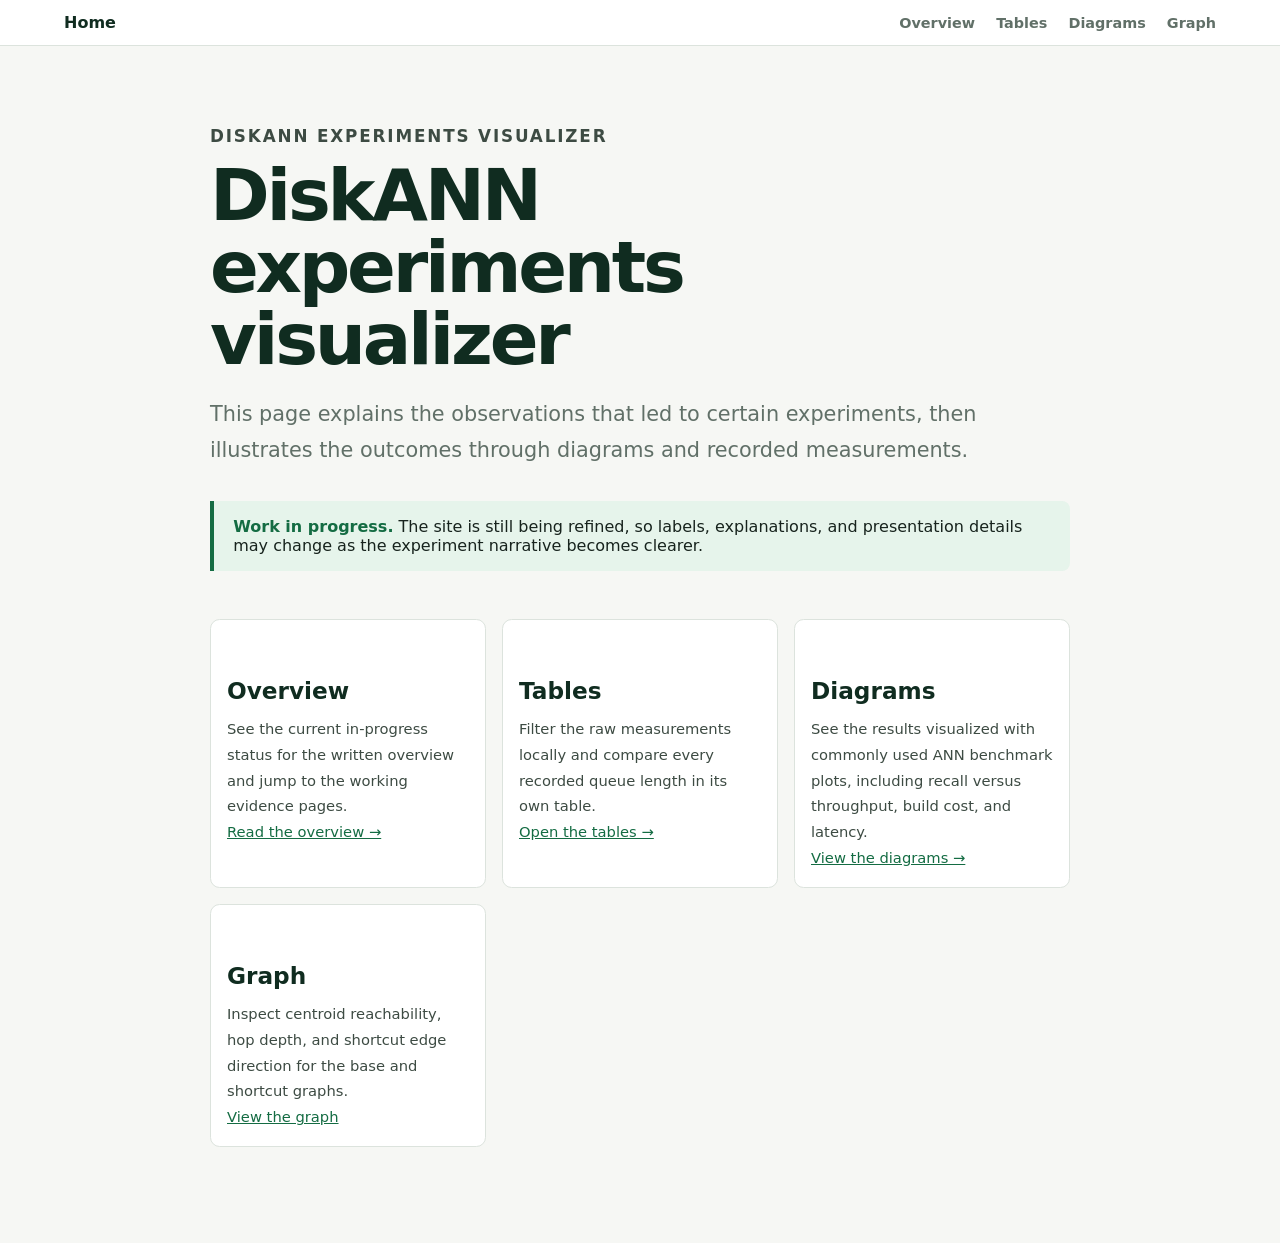
<file: index.html>
<!doctype html>
<html lang="en">
  <head>
    <meta charset="utf-8">
    <meta name="viewport" content="width=device-width, initial-scale=1">
    <meta name="description" content="A work-in-progress visualizer for DiskANN experiment observations and outcomes.">
    <title>DiskANN Experiments Visualizer</title>
    <link rel="stylesheet" href="styles.css">
  </head>
  <body>
    <nav class="site-nav" aria-label="Primary navigation">
      <a class="brand" href="./">Home</a>
      <div>
        <a href="overview.html">Overview</a>
        <a href="tables/">Tables</a>
        <a href="diagrams.html">Diagrams</a>
        <a href="geometry.html">Graph</a>
      </div>
    </nav>
    <main class="reading-page start-page">
      <header>
        <p class="eyebrow">DiskANN experiments visualizer</p>
        <h1>DiskANN experiments visualizer</h1>
        <p class="lede">This page explains the observations that led to certain experiments, then illustrates the outcomes through diagrams and recorded measurements.</p>
        <aside class="callout"><strong>Work in progress.</strong> The site is still being refined, so labels, explanations, and presentation details may change as the experiment narrative becomes clearer.</aside>
      </header>
      <section class="method-grid" aria-label="Site sections">
        <article class="method-card">
          <h2>Overview</h2>
          <p>See the current in-progress status for the written overview and jump to the working evidence pages.</p>
          <p><a href="overview.html">Read the overview →</a></p>
        </article>
        <article class="method-card">
          <h2>Tables</h2>
          <p>Filter the raw measurements locally and compare every recorded queue length in its own table.</p>
          <p><a href="tables/">Open the tables →</a></p>
        </article>
        <article class="method-card">
          <h2>Diagrams</h2>
          <p>See the results visualized with commonly used ANN benchmark plots, including recall versus throughput, build cost, and latency.</p>
          <p><a href="diagrams.html">View the diagrams →</a></p>
        </article>
        <article class="method-card">
          <h2>Graph</h2>
          <p>Inspect centroid reachability, hop depth, and shortcut edge direction for the base and shortcut graphs.</p>
          <p><a href="geometry.html">View the graph</a></p>
        </article>
      </section>
    </main>
  </body>
</html>
</file>
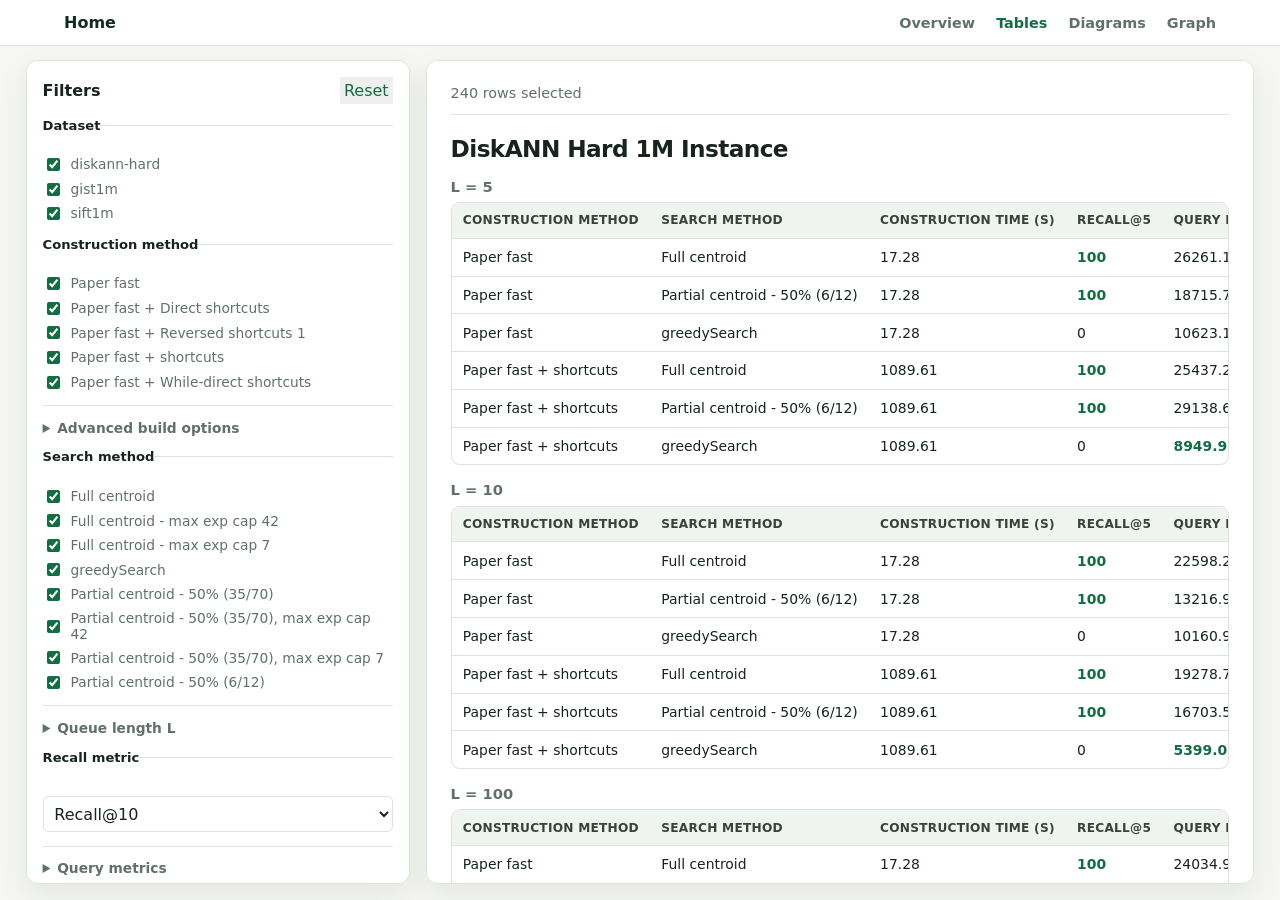
<file: tables/index.html>
<!doctype html>
<html lang="en">
  <head>
    <meta charset="utf-8">
    <meta name="viewport" content="width=device-width, initial-scale=1">
    <meta name="description" content="Explore DiskANN experiment results without server-side filtering.">
    <title>Tables · DiskANN Experiment Explorer</title>
    <link rel="stylesheet" href="../styles.css">
  </head>
  <body class="tables-page">
    <nav class="site-nav" aria-label="Primary navigation">
      <a class="brand" href="../">Home</a>
      <div>
        <a href="../overview.html">Overview</a>
        <a class="is-current" href="./" aria-current="page">Tables</a>
        <a href="../diagrams.html">Diagrams</a>
        <a href="../geometry.html">Graph</a>
      </div>
    </nav>
    <main class="layout">
      <aside class="filters" aria-label="Filters">
        <div class="filters-heading">
          <h2>Filters</h2>
          <button id="reset-filters" class="text-button" type="button">Reset</button>
        </div>
        <div id="filter-controls"></div>
      </aside>

      <section class="results" aria-live="polite">
        <div class="results-heading">
          <p id="row-count">Loading results…</p>
          <p id="status" class="status"></p>
        </div>
        <div id="tables"></div>
      </section>
    </main>

    <template id="filter-group-template">
      <fieldset class="filter-group">
        <legend></legend>
        <div class="filter-options"></div>
      </fieldset>
    </template>

    <script src="../app.js?v=20260729-site-data-sync"></script>
  </body>
</html>
</file>
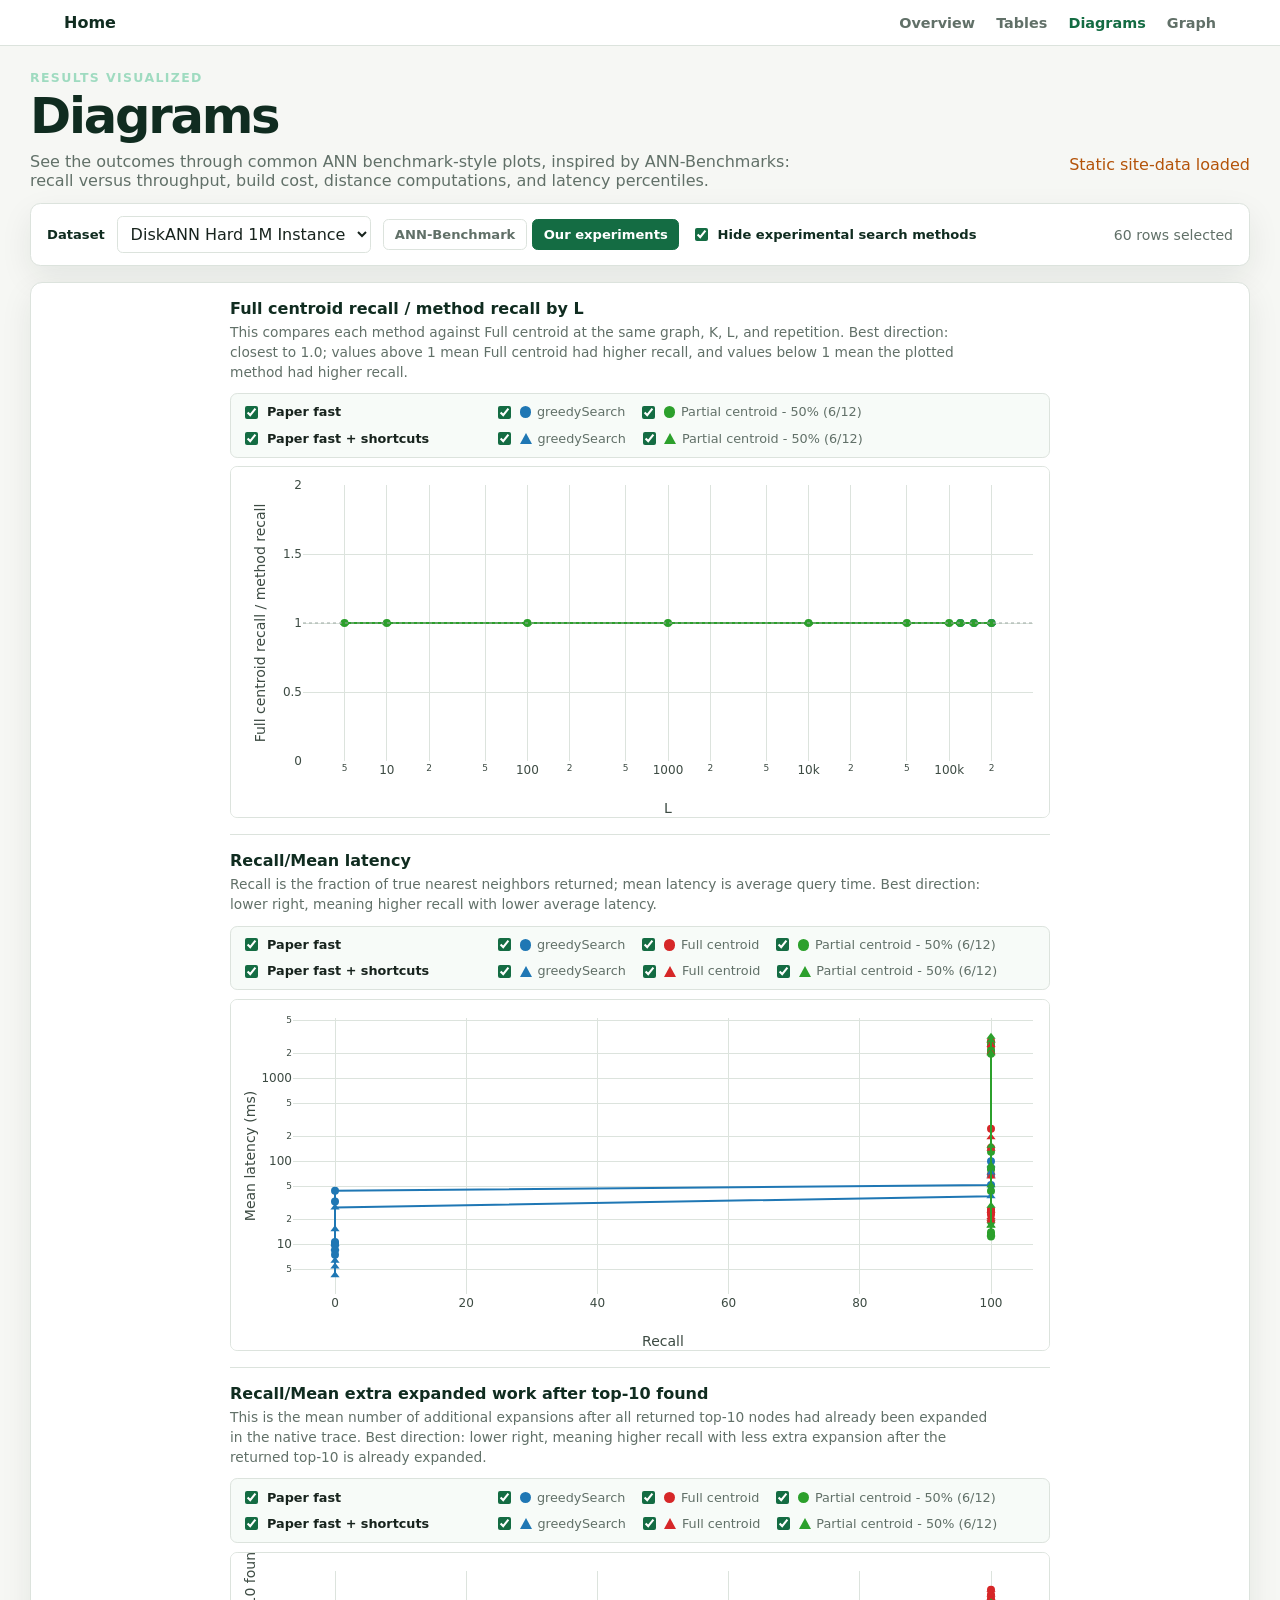
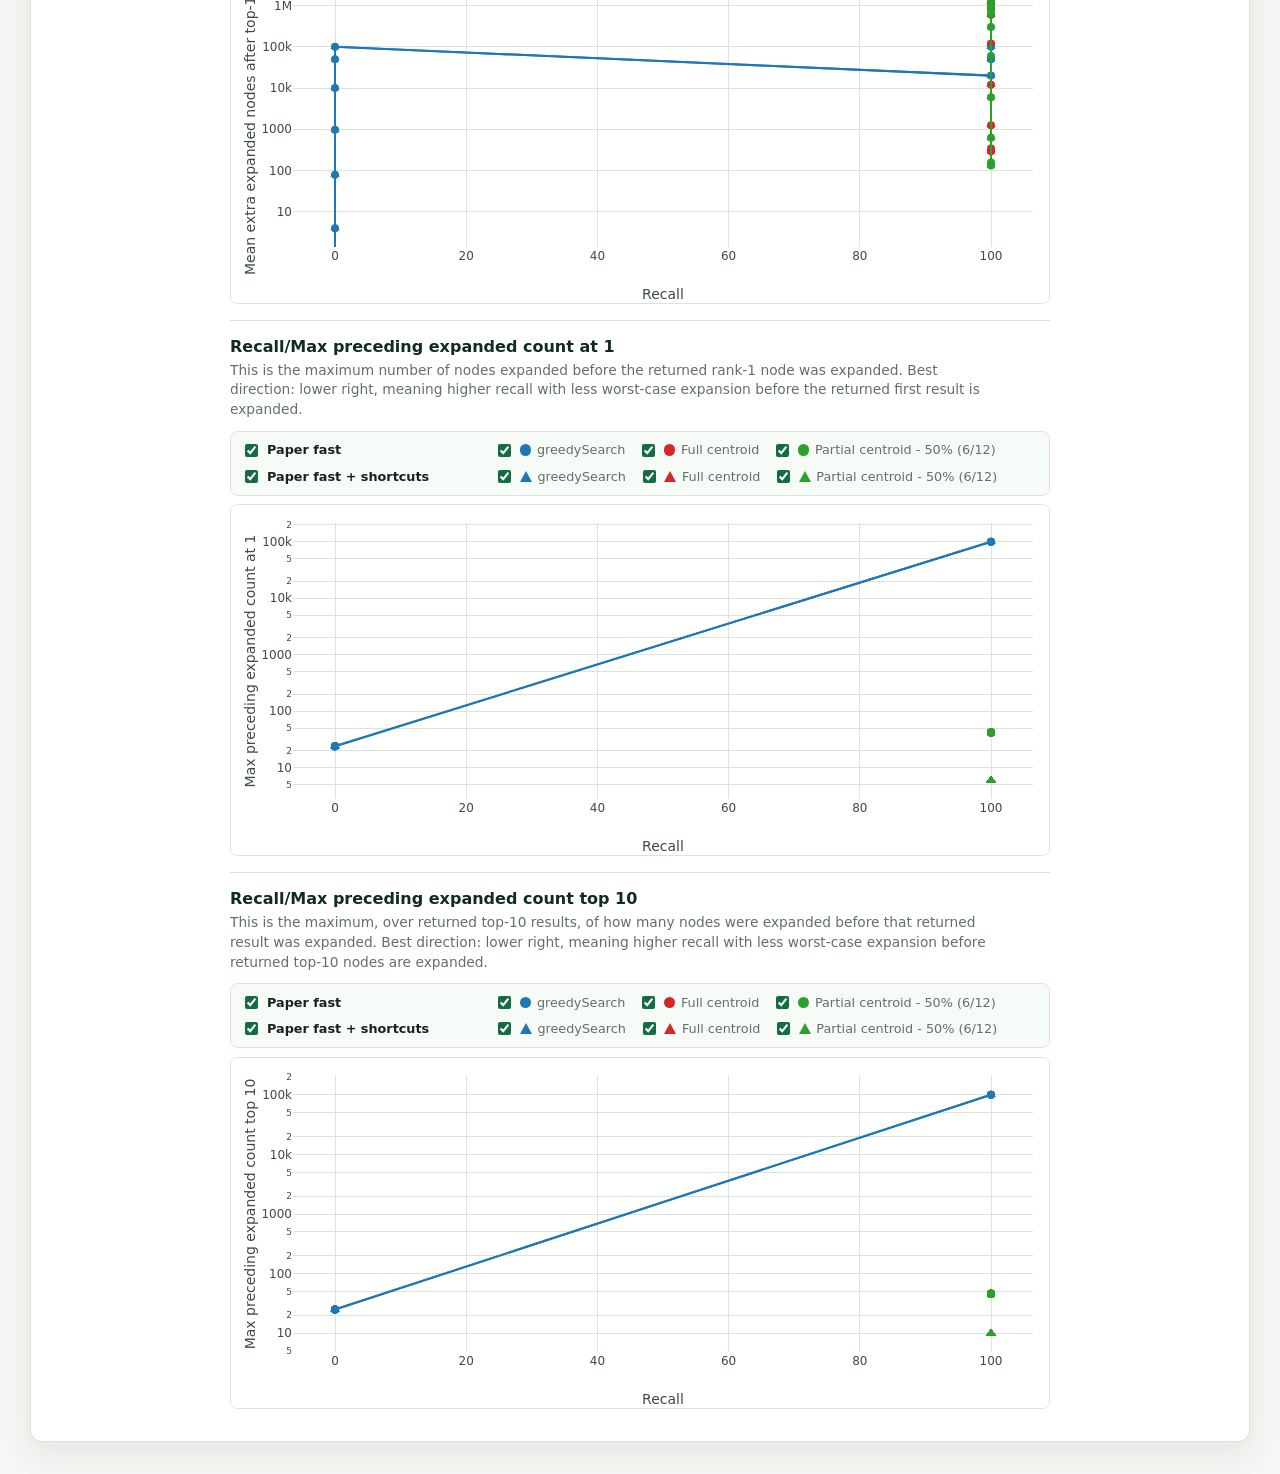
<file: diagrams.html>
<!doctype html>
<html lang="en">
  <head>
    <meta charset="utf-8">
    <meta name="viewport" content="width=device-width, initial-scale=1">
    <meta name="description" content="Common ANN benchmark-style plots for DiskANN experiment results.">
    <title>Diagrams · DiskANN Experiment Explorer</title>
    <link rel="stylesheet" href="styles.css?v=20260803-reversed-shortcuts-0">
  </head>
  <body>
    <nav class="site-nav" aria-label="Primary navigation">
      <a class="brand" href="index.html">Home</a>
      <div>
        <a href="overview.html">Overview</a>
        <a href="tables/">Tables</a>
        <a class="is-current" href="diagrams.html" aria-current="page">Diagrams</a>
        <a href="geometry.html">Graph</a>
      </div>
    </nav>
    <main class="diagram-page">
      <header class="diagram-header">
        <div>
          <p class="eyebrow">Results visualized</p>
          <h1>Diagrams</h1>
          <p class="lede">See the outcomes through common ANN benchmark-style plots, inspired by ANN-Benchmarks: recall versus throughput, build cost, distance computations, and latency percentiles.</p>
        </div>
        <p id="diagram-status" class="status">Loading site data…</p>
      </header>

      <section class="diagram-toolbar" aria-label="Diagram options">
        <label for="diagram-dataset">Dataset</label>
        <select id="diagram-dataset"></select>
        <div class="diagram-mode-toggle" aria-label="Diagram type">
          <button type="button" data-diagram-mode="ann">ANN-Benchmark</button>
          <button type="button" data-diagram-mode="ours">Our experiments</button>
        </div>
        <label class="diagram-checkbox">
          <input id="diagram-hide-experimental" type="checkbox" checked>
          <span>Hide experimental search methods</span>
        </label>
        <p id="diagram-count">No rows selected</p>
      </section>

      <section class="diagram-results" aria-live="polite">
        <div id="diagram-plots"></div>
      </section>
    </main>
    <script src="https://cdn.plot.ly/plotly-2.35.2.min.js"></script>
    <script src="diagrams.js?v=20260803-reversed-shortcuts-0"></script>
  </body>
</html>
</file>
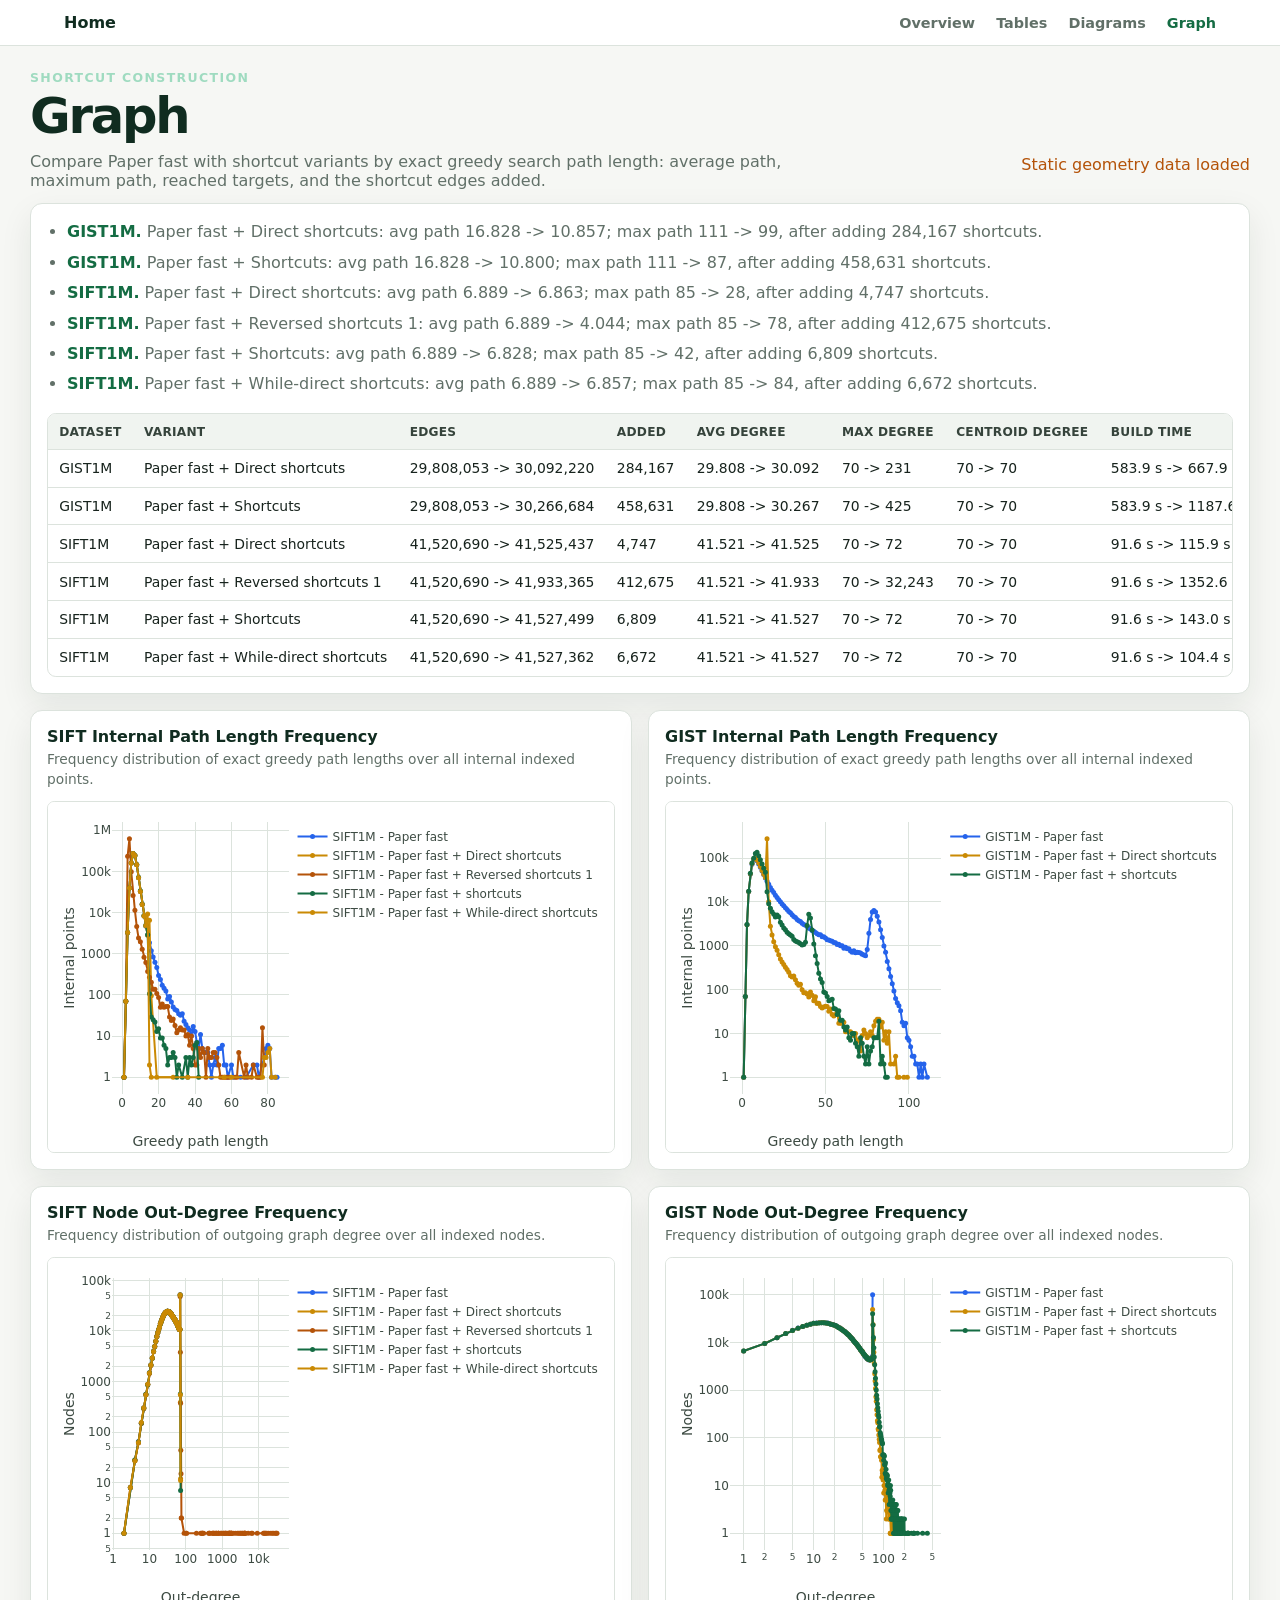
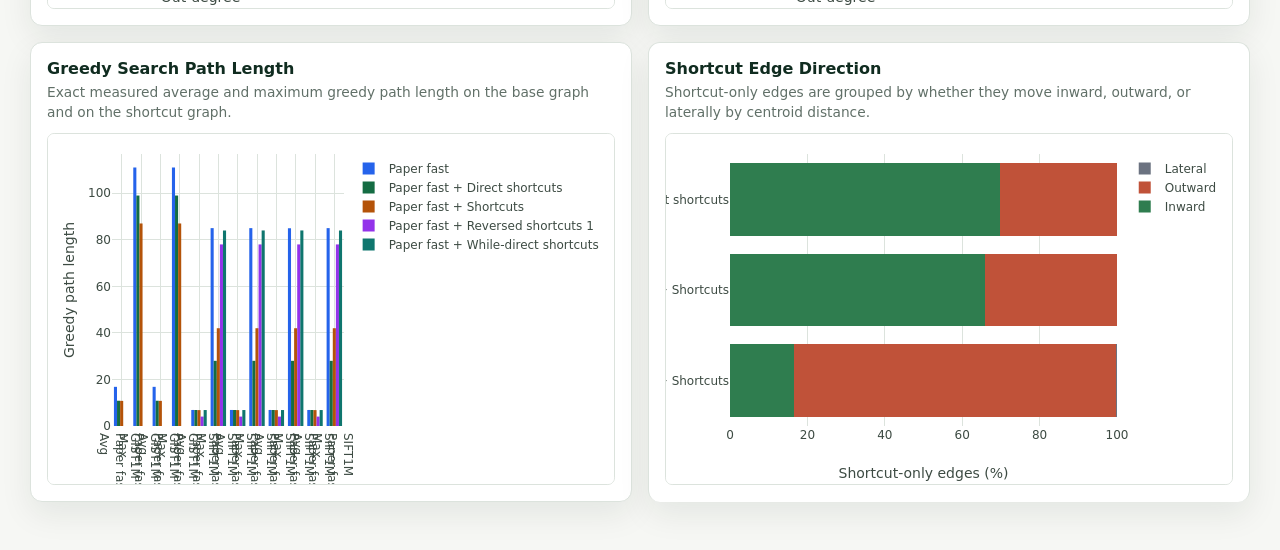
<file: geometry.html>
<!doctype html>
<html lang="en">
  <head>
    <meta charset="utf-8">
    <meta name="viewport" content="width=device-width, initial-scale=1">
    <meta name="description" content="Greedy-path shortcut-construction evidence for DiskANN experiments.">
    <title>Graph · DiskANN Experiment Explorer</title>
    <link rel="stylesheet" href="styles.css?v=20260803-path-frequency">
  </head>
  <body>
    <nav class="site-nav" aria-label="Primary navigation">
      <a class="brand" href="index.html">Home</a>
      <div>
        <a href="overview.html">Overview</a>
        <a href="tables/">Tables</a>
        <a href="diagrams.html">Diagrams</a>
        <a class="is-current" href="geometry.html" aria-current="page">Graph</a>
      </div>
    </nav>
    <main class="geometry-page">
      <header class="diagram-header">
        <div>
          <p class="eyebrow">Shortcut construction</p>
          <h1>Graph</h1>
          <p class="lede">Compare Paper fast with shortcut variants by exact greedy search path length: average path, maximum path, reached targets, and the shortcut edges added.</p>
        </div>
        <p id="geometry-status" class="status">Loading geometry data...</p>
      </header>

      <section id="geometry-summary" class="geometry-summary" aria-live="polite"></section>

      <section class="geometry-grid" aria-label="Graph diagrams">
        <article class="plot-card geometry-card">
          <h2>SIFT Internal Path Length Frequency</h2>
          <p class="plot-description">Frequency distribution of exact greedy path lengths over all internal indexed points.</p>
          <div id="sift-path-length-frequency" class="plotly-plot"></div>
        </article>
        <article class="plot-card geometry-card">
          <h2>GIST Internal Path Length Frequency</h2>
          <p class="plot-description">Frequency distribution of exact greedy path lengths over all internal indexed points.</p>
          <div id="gist-path-length-frequency" class="plotly-plot"></div>
        </article>
        <article class="plot-card geometry-card">
          <h2>SIFT Node Out-Degree Frequency</h2>
          <p class="plot-description">Frequency distribution of outgoing graph degree over all indexed nodes.</p>
          <div id="sift-degree-frequency" class="plotly-plot"></div>
        </article>
        <article class="plot-card geometry-card">
          <h2>GIST Node Out-Degree Frequency</h2>
          <p class="plot-description">Frequency distribution of outgoing graph degree over all indexed nodes.</p>
          <div id="gist-degree-frequency" class="plotly-plot"></div>
        </article>
        <article class="plot-card geometry-card">
          <h2>Greedy Search Path Length</h2>
          <p class="plot-description">Exact measured average and maximum greedy path length on the base graph and on the shortcut graph.</p>
          <div id="path-length-comparison" class="plotly-plot"></div>
        </article>
        <article class="plot-card geometry-card">
          <h2>Shortcut Edge Direction</h2>
          <p class="plot-description">Shortcut-only edges are grouped by whether they move inward, outward, or laterally by centroid distance.</p>
          <div id="shortcut-direction" class="plotly-plot"></div>
        </article>
      </section>
    </main>
    <script src="https://cdn.plot.ly/plotly-2.35.2.min.js"></script>
    <script src="geometry.js?v=20260803-path-frequency"></script>
  </body>
</html>
</file>
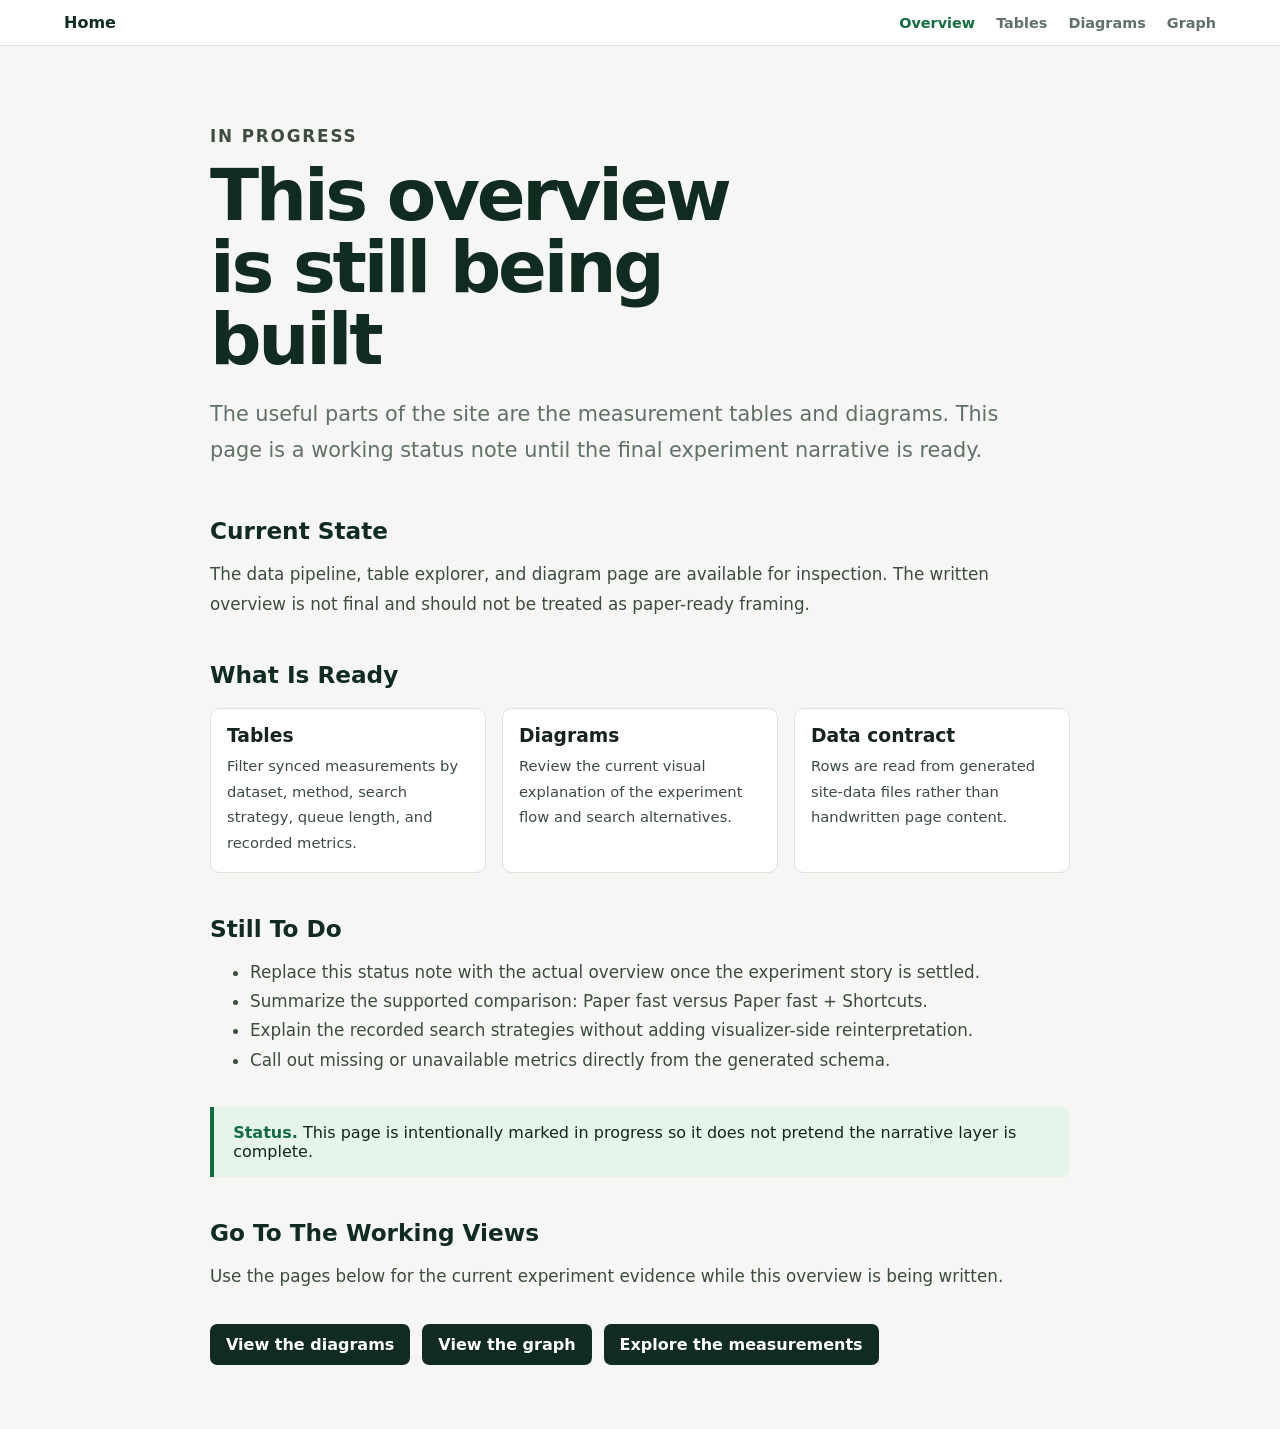
<file: overview.html>
<!doctype html>
<html lang="en">
  <head>
    <meta charset="utf-8">
    <meta name="viewport" content="width=device-width, initial-scale=1">
    <meta name="description" content="Current status for the DiskANN experiment comparison site.">
    <title>Overview · DiskANN Experiment Explorer</title>
    <link rel="stylesheet" href="styles.css">
  </head>
  <body>
    <nav class="site-nav" aria-label="Primary navigation">
      <a class="brand" href="index.html">Home</a>
      <div>
        <a class="is-current" href="overview.html" aria-current="page">Overview</a>
        <a href="tables/">Tables</a>
        <a href="diagrams.html">Diagrams</a>
        <a href="geometry.html">Graph</a>
      </div>
    </nav>
    <main class="reading-page">
      <header>
        <p class="eyebrow">In progress</p>
        <h1>This overview is still being built</h1>
        <p class="lede">The useful parts of the site are the measurement tables and diagrams. This page is a working status note until the final experiment narrative is ready.</p>
      </header>

      <section>
        <h2>Current State</h2>
        <p>The data pipeline, table explorer, and diagram page are available for inspection. The written overview is not final and should not be treated as paper-ready framing.</p>
      </section>

      <section>
        <h2>What Is Ready</h2>
        <div class="method-grid">
          <article class="method-card"><h3>Tables</h3><p>Filter synced measurements by dataset, method, search strategy, queue length, and recorded metrics.</p></article>
          <article class="method-card"><h3>Diagrams</h3><p>Review the current visual explanation of the experiment flow and search alternatives.</p></article>
          <article class="method-card"><h3>Data contract</h3><p>Rows are read from generated site-data files rather than handwritten page content.</p></article>
        </div>
      </section>

      <section>
        <h2>Still To Do</h2>
        <ul>
          <li>Replace this status note with the actual overview once the experiment story is settled.</li>
          <li>Summarize the supported comparison: Paper fast versus Paper fast + Shortcuts.</li>
          <li>Explain the recorded search strategies without adding visualizer-side reinterpretation.</li>
          <li>Call out missing or unavailable metrics directly from the generated schema.</li>
        </ul>
        <aside class="callout"><strong>Status.</strong> This page is intentionally marked in progress so it does not pretend the narrative layer is complete.</aside>
      </section>

      <section>
        <h2>Go To The Working Views</h2>
        <p>Use the pages below for the current experiment evidence while this overview is being written.</p>
        <div class="page-links"><a href="diagrams.html">View the diagrams</a><a href="geometry.html">View the graph</a><a href="tables/">Explore the measurements</a></div>
      </section>
    </main>
  </body>
</html>
</file>
<file: styles.css>
:root {
  color-scheme: light;
  --canvas: #f6f7f4;
  --surface: #ffffff;
  --ink: #17231d;
  --muted: #617068;
  --line: #dce3dd;
  --accent: #146c43;
  --accent-pale: #e6f4eb;
  --header: #102c20;
  --shadow: 0 12px 32px rgba(19, 43, 31, 0.08);
  font-family: Inter, ui-sans-serif, system-ui, -apple-system, BlinkMacSystemFont, "Segoe UI", sans-serif;
}

* { box-sizing: border-box; }
body { margin: 0; background: var(--canvas); color: var(--ink); }
button, input, select { font: inherit; }
a { color: var(--accent); }

.site-nav { align-items: center; background: var(--surface); border-bottom: 1px solid var(--line); display: flex; justify-content: space-between; padding: .8rem clamp(1.25rem, 5vw, 5rem); }
.site-nav a { color: var(--muted); font-size: .9rem; font-weight: 650; margin-left: 1rem; text-decoration: none; }
.site-nav .brand { color: var(--header); font-size: 1rem; margin-left: 0; }
.site-nav a:hover, .site-nav a.is-current { color: var(--accent); }

.site-header {
  align-items: end;
  background: var(--header);
  color: white;
  display: flex;
  gap: 2rem;
  justify-content: space-between;
  padding: 2.5rem clamp(1.25rem, 5vw, 5rem);
}

.eyebrow { color: #9fdbc0; font-size: .78rem; font-weight: 750; letter-spacing: .11em; margin: 0 0 .45rem; text-transform: uppercase; }
h1 { font-size: clamp(1.8rem, 4vw, 3.1rem); letter-spacing: -.045em; line-height: 1; margin: 0; }
.subtitle { color: #c6d9cd; margin: .75rem 0 0; max-width: 42rem; }

.layout { display: grid; gap: 1rem; grid-template-columns: minmax(19rem, 24rem) minmax(0, 1fr); margin: 0 auto; max-width: none; padding: .9rem clamp(.9rem, 2vw, 2rem) 1rem; }
.filters, .results { background: var(--surface); border: 1px solid var(--line); border-radius: .75rem; box-shadow: var(--shadow); }
.filters { align-self: start; padding: 1rem; position: sticky; top: 1rem; }
.filters-heading, .results-heading { align-items: center; display: flex; justify-content: space-between; }
h2 { font-size: 1rem; margin: 0; }
.text-button { border: 0; color: var(--accent); padding: .25rem; }
.text-button:hover { text-decoration: underline; }
.filter-group { border: 0; border-top: 1px solid var(--line); margin: .85rem 0 0; padding: .85rem 0 0; }
.filter-group legend { font-size: .82rem; font-weight: 750; padding: 0; }
.filter-options { display: grid; gap: .35rem; margin-top: .55rem; }
.filter-option { align-items: center; color: var(--muted); display: flex; font-size: .86rem; gap: .5rem; line-height: 1.2; }
.filter-option input { accent-color: var(--accent); }
.filter-group details { color: var(--muted); font-size: .86rem; }
#filter-controls > details { border-top: 1px solid var(--line); color: var(--muted); font-size: .86rem; margin-top: .85rem; padding-top: .85rem; }
#filter-controls > details summary { cursor: pointer; font-weight: 750; }
#filter-controls > details .filter-group { margin-top: .65rem; }
.filter-group select { background: white; border: 1px solid var(--line); border-radius: .35rem; color: var(--ink); margin-top: .55rem; padding: .42rem; width: 100%; }

.results { min-width: 0; padding: clamp(1rem, 2vw, 1.5rem); }
.results-heading { border-bottom: 1px solid var(--line); color: var(--muted); font-size: .9rem; margin-bottom: 1.25rem; padding-bottom: .8rem; }
.results-heading p { margin: 0; }
.status { color: #b45309; }
.dataset-heading { font-size: 1.45rem; letter-spacing: -.025em; margin: 1.75rem 0 .35rem; }
.dataset-heading:first-child { margin-top: 0; }
.l-heading { color: var(--muted); font-size: .92rem; margin: 1rem 0 .45rem; }
.table-wrap { border: 1px solid var(--line); border-radius: .55rem; overflow-x: auto; }
table { border-collapse: collapse; font-size: .87rem; min-width: 44rem; width: 100%; }
th, td { border-bottom: 1px solid var(--line); padding: .65rem .7rem; text-align: left; white-space: nowrap; }
th { background: #f0f4f0; color: #35433b; font-size: .76rem; letter-spacing: .02em; text-transform: uppercase; }
tbody tr:last-child td { border-bottom: 0; }
tbody tr:hover { background: #f7fbf8; }
strong { color: var(--accent); font-weight: 750; }
.empty { color: var(--muted); padding: 2rem 0; text-align: center; }

.reading-page { margin: 0 auto; max-width: 900px; padding: clamp(2rem, 6vw, 5rem) 1.25rem 4rem; }
.reading-page header { margin-bottom: 3rem; }
.reading-page h1 { color: var(--header); font-size: clamp(2.25rem, 6vw, 4.5rem); max-width: 12ch; }
.reading-page h2 { color: var(--header); font-size: 1.45rem; margin: 2.6rem 0 .75rem; }
.reading-page p, .reading-page li { color: #3d4b43; font-size: 1.05rem; line-height: 1.75; }
.reading-page .lede { color: var(--muted); font-size: 1.3rem; max-width: 50rem; }
.callout { background: var(--accent-pale); border-left: 4px solid var(--accent); border-radius: 0 .5rem .5rem 0; margin: 2rem 0; padding: 1rem 1.2rem; }
.page-links { display: flex; flex-wrap: wrap; gap: .75rem; margin-top: 2rem; }
.page-links a { background: var(--header); border-radius: .45rem; color: white; font-weight: 700; padding: .7rem 1rem; text-decoration: none; }
.page-links a:hover { background: var(--accent); }
.method-grid { display: grid; gap: 1rem; grid-template-columns: repeat(auto-fit, minmax(14rem, 1fr)); margin: 1.25rem 0 2rem; }
.method-card { background: var(--surface); border: 1px solid var(--line); border-radius: .6rem; padding: 1rem; }
.method-card h3 { margin: 0 0 .45rem; }
.method-card p { font-size: .92rem; margin: 0; }

.diagram { background: var(--surface); border: 1px solid var(--line); border-radius: .75rem; box-shadow: var(--shadow); margin: 1.25rem 0 2rem; overflow: hidden; padding: clamp(1rem, 3vw, 2rem); }
.diagram-flow { align-items: stretch; display: grid; gap: .75rem; grid-template-columns: repeat(5, minmax(0, 1fr)); }
.diagram-step { background: #f1f6f1; border: 1px solid #cfe0d3; border-radius: .55rem; display: grid; min-height: 8rem; padding: .85rem; place-items: center; text-align: center; }
.diagram-step strong { color: var(--header); }
.diagram-arrow { align-self: center; color: var(--accent); font-size: 1.5rem; text-align: center; }
.comparison { display: grid; gap: 1rem; grid-template-columns: repeat(2, minmax(0, 1fr)); }
.comparison-path { border: 1px solid var(--line); border-radius: .55rem; padding: 1rem; }
.comparison-path h3 { margin-top: 0; }
.comparison-path ol { margin-bottom: 0; padding-left: 1.3rem; }

.diagram-page { padding: 0 clamp(.9rem, 2vw, 2rem) 2rem; }
.diagram-header { align-items: end; display: flex; gap: 1rem; justify-content: space-between; margin: 1.5rem auto .85rem; max-width: 1220px; }
.diagram-header h1 { color: var(--header); }
.diagram-header .lede { color: var(--muted); margin: .65rem 0 0; max-width: 50rem; }
.diagram-toolbar { align-items: center; background: var(--surface); border: 1px solid var(--line); border-radius: .65rem; box-shadow: var(--shadow); display: flex; gap: .75rem; margin: 0 auto 1rem; max-width: 1220px; padding: .75rem 1rem; }
.diagram-toolbar label { color: var(--header); font-size: .82rem; font-weight: 750; }
.diagram-toolbar select { background: white; border: 1px solid var(--line); border-radius: .35rem; color: var(--ink); min-width: 14rem; padding: .42rem .55rem; }
.diagram-mode-toggle { align-items: center; display: inline-flex; gap: .35rem; }
.diagram-mode-toggle button { background: #ffffff; border: 1px solid var(--line); border-radius: .35rem; color: var(--muted); cursor: pointer; font-size: .82rem; font-weight: 750; padding: .42rem .65rem; }
.diagram-mode-toggle button:hover { border-color: var(--accent); color: var(--header); }
.diagram-mode-toggle button.is-active { background: var(--accent); border-color: var(--accent); color: #ffffff; }
.diagram-checkbox { align-items: center; color: var(--muted); display: inline-flex; font-size: .82rem; gap: .4rem; line-height: 1.2; }
.diagram-checkbox input { accent-color: var(--accent); }
.diagram-toolbar p { color: var(--muted); font-size: .88rem; margin: 0 0 0 auto; }
.diagram-results { background: var(--surface); border: 1px solid var(--line); border-radius: .75rem; box-shadow: var(--shadow); margin: 0 auto; max-width: 1220px; min-width: 0; padding: 1rem; }
.plot-card { border-bottom: 1px solid var(--line); margin: 0 auto 1rem; max-width: 820px; padding: 0 0 1rem; }
.plot-card:last-child { border-bottom: 0; margin-bottom: 0; }
.plot-card h2 { color: var(--header); font-size: 1rem; margin: 0 0 .55rem; }
.plot-description { color: var(--muted); font-size: .86rem; line-height: 1.45; margin: -.25rem 0 .65rem; max-width: 760px; }
.trace-selector { background: #f7fbf8; border: 1px solid var(--line); border-radius: .45rem; display: grid; gap: .45rem; margin: 0 0 .55rem; max-width: 820px; padding: .55rem .65rem; }
.trace-selector-group { align-items: center; display: grid; gap: .45rem .8rem; grid-template-columns: minmax(11rem, 15rem) minmax(0, 1fr); }
.trace-construction { align-items: center; color: var(--ink); cursor: pointer; display: inline-flex; font-size: .8rem; font-weight: 750; gap: .35rem; line-height: 1.2; }
.trace-construction-name { min-width: 0; overflow-wrap: anywhere; }
.trace-searches { align-items: center; display: flex; flex-wrap: wrap; gap: .45rem .8rem; }
.trace-searches label { align-items: center; color: var(--muted); display: inline-flex; font-size: .8rem; gap: .35rem; line-height: 1.2; }
.trace-selector input { accent-color: var(--accent); }
.trace-swatch { display: inline-block; height: .72rem; width: .72rem; }
.trace-swatch[data-symbol="circle"] { border-radius: 999px; }
.trace-swatch[data-symbol="square"] { border-radius: .12rem; }
.trace-swatch[data-symbol="triangle-up"] { background: transparent !important; border-bottom: .72rem solid currentColor; border-left: .42rem solid transparent; border-right: .42rem solid transparent; height: 0; width: 0; }
.trace-swatch[data-symbol="diamond"] { transform: rotate(45deg); }
.trace-swatch[data-symbol="star"] { clip-path: polygon(50% 0%, 61% 35%, 98% 35%, 68% 56%, 79% 91%, 50% 70%, 21% 91%, 32% 56%, 2% 35%, 39% 35%); }
@media (max-width: 620px) { .trace-selector-group { align-items: start; grid-template-columns: 1fr; } }
.plotly-plot { border: 1px solid var(--line); border-radius: .45rem; min-height: 350px; overflow: hidden; width: min(100%, 820px); }
.plot-unavailable { background: #f7fbf8; border: 1px dashed var(--line); border-radius: .45rem; color: var(--muted); font-size: .9rem; margin: 0; max-width: 820px; padding: 1rem; }

.geometry-page { padding: 0 clamp(.9rem, 2vw, 2rem) 2rem; }
.geometry-summary { background: var(--surface); border: 1px solid var(--line); border-radius: .75rem; box-shadow: var(--shadow); margin: 0 auto 1rem; max-width: 1220px; min-width: 0; padding: 1rem; }
.geometry-takeaways { color: var(--muted); line-height: 1.55; margin: 0 0 1rem; padding-left: 1.25rem; }
.geometry-takeaways li + li { margin-top: .35rem; }
.geometry-table table { min-width: 56rem; }
.geometry-grid { display: grid; gap: 1rem; grid-template-columns: repeat(2, minmax(0, 1fr)); margin: 0 auto 1rem; max-width: 1220px; }
.geometry-card { background: var(--surface); border: 1px solid var(--line); border-radius: .75rem; box-shadow: var(--shadow); margin: 0; padding: 1rem; }
.geometry-card-wide { grid-column: 1 / -1; }

body.tables-page { display: grid; grid-template-rows: auto minmax(0, 1fr); height: 100vh; overflow: hidden; }
.tables-page .layout { height: 100%; min-height: 0; overflow: hidden; width: 100%; }
.tables-page .filters, .tables-page .results { align-self: stretch; height: 100%; min-height: 0; overflow: auto; }
.tables-page .filters { position: static; }

@media (max-width: 900px) {
  .site-header { align-items: start; flex-direction: column; }
  .layout { grid-template-columns: 1fr; }
  .filters { position: static; }
  #filter-controls { display: grid; gap: 0 1rem; grid-template-columns: repeat(auto-fit, minmax(11rem, 1fr)); }
  .filter-group { margin-top: 0; }
  .site-nav { align-items: start; flex-direction: column; gap: .65rem; }
  .site-nav a { margin-left: 0; margin-right: 1rem; }
  .diagram-flow { grid-template-columns: 1fr; }
  .diagram-arrow { transform: rotate(90deg); }
  .comparison { grid-template-columns: 1fr; }
  .diagram-header { align-items: start; flex-direction: column; }
  .diagram-toolbar { align-items: stretch; flex-direction: column; }
  .diagram-mode-toggle { flex-wrap: wrap; }
  .diagram-toolbar p { margin-left: 0; }
  .geometry-grid { grid-template-columns: 1fr; }
  body.tables-page { display: block; height: auto; overflow: visible; }
  .tables-page .layout { height: auto; overflow: visible; }
  .tables-page .filters, .tables-page .results { height: auto; overflow: visible; }
}
</file>
